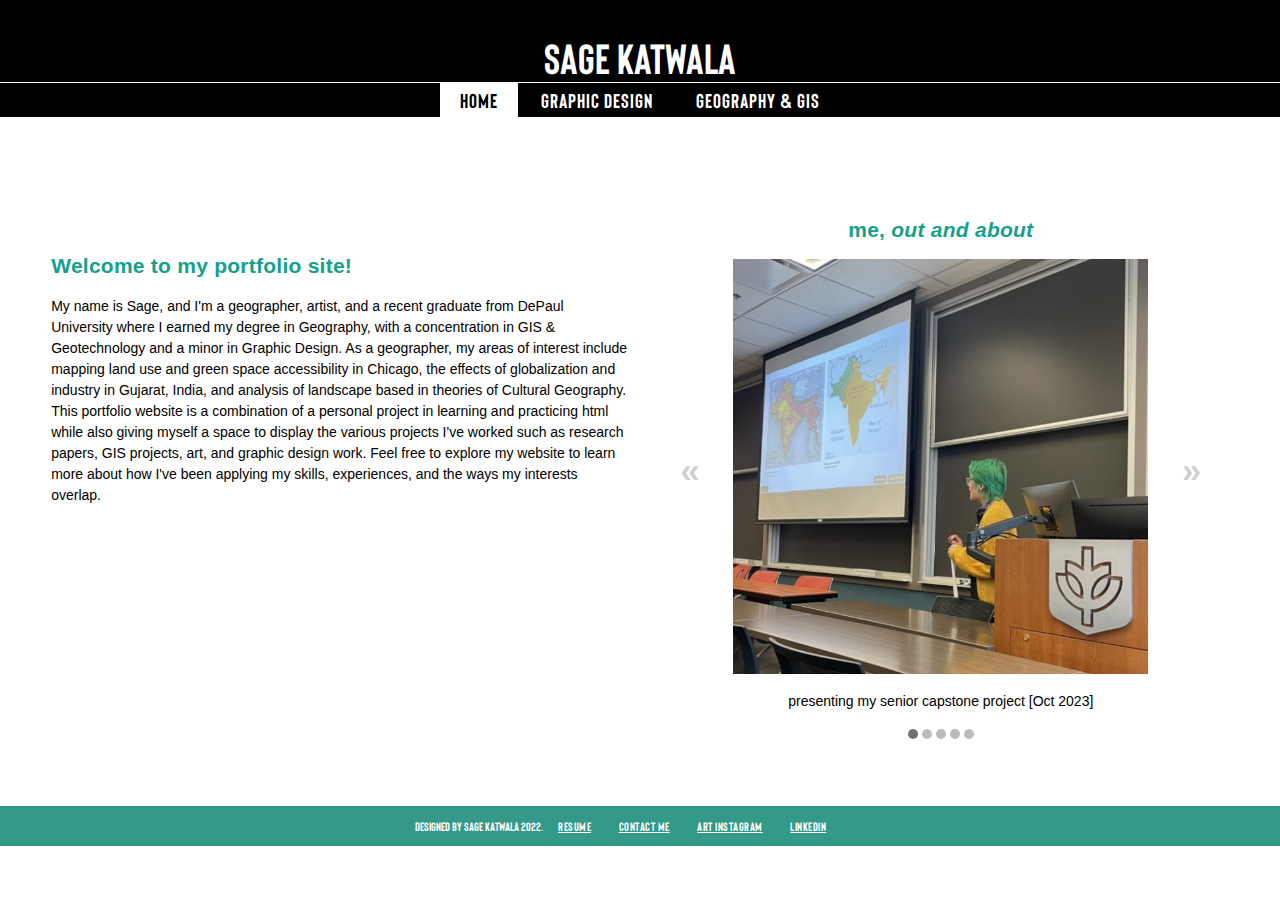
<file: index.html>
<!-- Updated: 12/01/2022 -->
<!DOCTYPE html>
<html>

<head>
    <link rel="stylesheet" href="index.css" />
    <!-- HTML, Javascript, & CSS done by Sage Katwala -->
    <title>Sage - Home</title>
</head>


<header> Sage Katwala</header>

<!--<img src = "images/profilepicture.jpg" id = "profilepicture" >-->
<div class="topnav">
    <a href="index.html" class="active">Home</a>
    <div class="dropdown">Graphic Design
        <div class="ddcontent">
            <a href="gdportfolio.html">Classwork</a>
            <a href="theRayGD.html">at the Ray</a>
            <a href="https://www.instagram.com/sanjkat13/" target="_blank" rel="noopener noreferrer">art instagram</a>
        </div>
    </div>
    <a href="GISwork.html"> Geography & GIS</a>
</div>

<body>



    <div class="left">
        <content style="text-align: left;">
            <br>
            <br>
            <h2>Welcome to my portfolio site! </h2>
            <p>
                My name is Sage, and I'm a geographer, artist, and a recent graduate from DePaul University where I earned my degree in Geography, with a concentration in GIS & Geotechnology and a minor in Graphic Design. As a geographer, my areas of interest include
                mapping land use and green space accessibility in Chicago, the effects of globalization and industry in Gujarat, India, and analysis of landscape based in theories of Cultural Geography.
                <br>This portfolio website is a combination of a personal project in learning and practicing html while also giving myself a space to display the various projects I've worked such as research papers, GIS projects, art, and graphic design
                work. Feel free to explore my website to learn more about how I've been applying my skills, experiences, and the ways my interests overlap.
            </p>

        </content>
    </div>

    <!-- slide show -->
    <div class="right">
        <content style="text-align: center; ">

            <div class="slideshow-container" style="padding: 0% 10%">

                <h2 >me, <i>out and about</i></h2>

                <div class="mySlides">
                    <img src="images/capstonepresentation.jpg">
                    <p>
                        presenting my senior capstone project [Oct 2023]
                    </p>
                </div>

                <div class="mySlides">
                    <img src="images/ilgisa_poster_symposium2023.jpg">
                    <p>
                        presenting my research at the ILGISA poster symposium [May 2023]
                    </p>
                </div>

                <div class="mySlides">
                    <img src="images/skokie1.jpg">
                    <p>
                        touring the Skokie rail shops as part of my internship with the Chicago Transit Authority [Sept 2023]
                    </p>
                </div>
                <div class="mySlides">
                    <img src="images/skokie2.jpg">
                    <p>
                        touring the Skokie rail shops as part of my internship with the Chicago Transit Authority [Sept 2023]
                    </p>
                </div>

                <div class="mySlides">
                    <img src="images/AAGDenver2023.jpg">
                    <p>
                        in Denver at the annual American Association of Geographers conference [May 2023]
                    </p>
                </div>

                <a class="prev" onclick="plusSlides(-1)">&#171</a>
                <a class="next" onclick="plusSlides(1)">&#187</a>
            </div>
            <span class="dot" onclick="currentSlide(1)"></span>
            <span class="dot" onclick="currentSlide(2)"></span>
            <span class="dot" onclick="currentSlide(3)"></span>
            <span class="dot" onclick="currentSlide(4)"></span>
            <span class="dot" onclick="currentSlide(5)"></span>

        </content>
    </div>


</body>

<footer>
    Designed by Sage Katwala 2022.
    <span class="links">
    <a href="resume.html">Resume</a>
    <a href="contact.html">Contact Me</a>
    <a href="https://www.instagram.com/sanjkat13/">Art Instagram</a>
    <a href="https://www.linkedin.com/in/sage-k-800012215/">LinkedIn </a>
  </div>
</footer>
<script src="showSlides.js"></script>

</html>
</file>
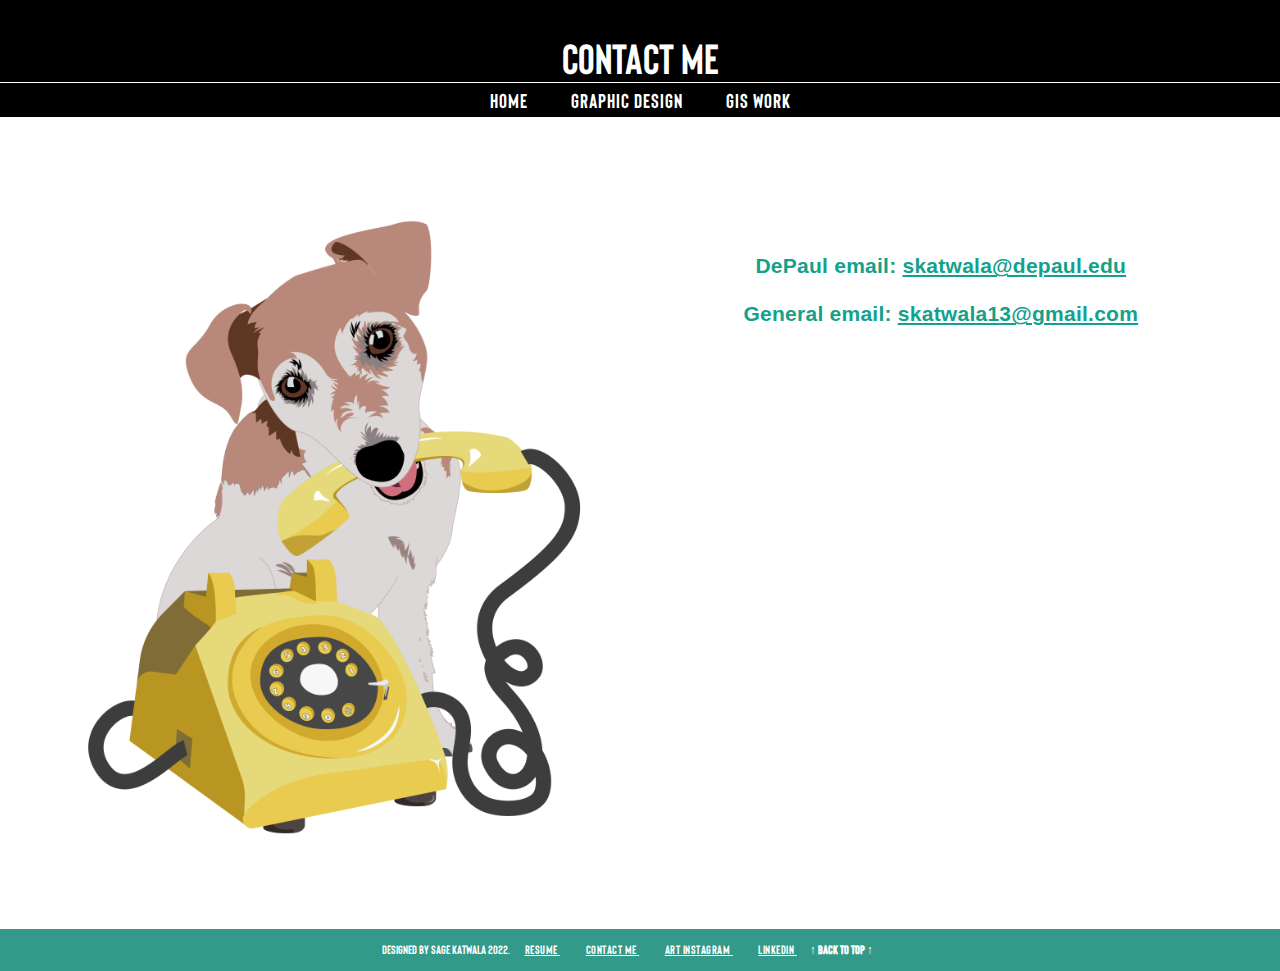
<file: contact.html>
<!-- Updated: 12/01/2022 -->
<!DOCTYPE html>
<html>
<head>  
  <link rel="stylesheet" href="index.css"/>
  
<title>Contact</title>
</head>

<header>Contact Me</header>

<div class="topnav">

  <a href = "index.html">Home</a>
  <div class = "dropdown">Graphic Design
    <div class = "ddcontent">
      <a href="gdportfolio.html">Classwork</a>
      <a href="theRayGD.html">at the Ray</a>
      <a href="illustration.html"> illustration</a>
    </div>
  </div>
  <a href = "GISwork.html"> GIS Work</a> 
</div>

<body> 

<div class="left"> 
  <img src = "images/DogwithPhonetransparent.png" class="contactimg" alt = "Dog with Phone"> </div> 
<div class = "right">

  <br><br><h2 style="border:none; "">
    DePaul email: <u>skatwala@depaul.edu</u> <br><br>
    General email: <u>skatwala13@gmail.com </u> <br><br>
    <!--<a href="/in/sage-k-800012215/" >LinkedIn</a><br><br><br><br>-->
    </h2>
  
</div>

<div class="row"></div>
</body>


<footer>
  Designed by Sage Katwala 2022.   
    <span class="links">
      <a href="resume.html">Resume    </a>
      <a href="contact.html">Contact Me    </a>
      <a href="https://www.instagram.com/sanjkat13/">Art Instagram   </a>
      <a href="https://www.linkedin.com/in/sage-k-800012215/">LinkedIn    </a>
    </div>
</span>
  <span class="topbutton" onclick="scrollToTop()">&#8593; Back to Top &#8593;</span>
</footer>
</html>
</file>
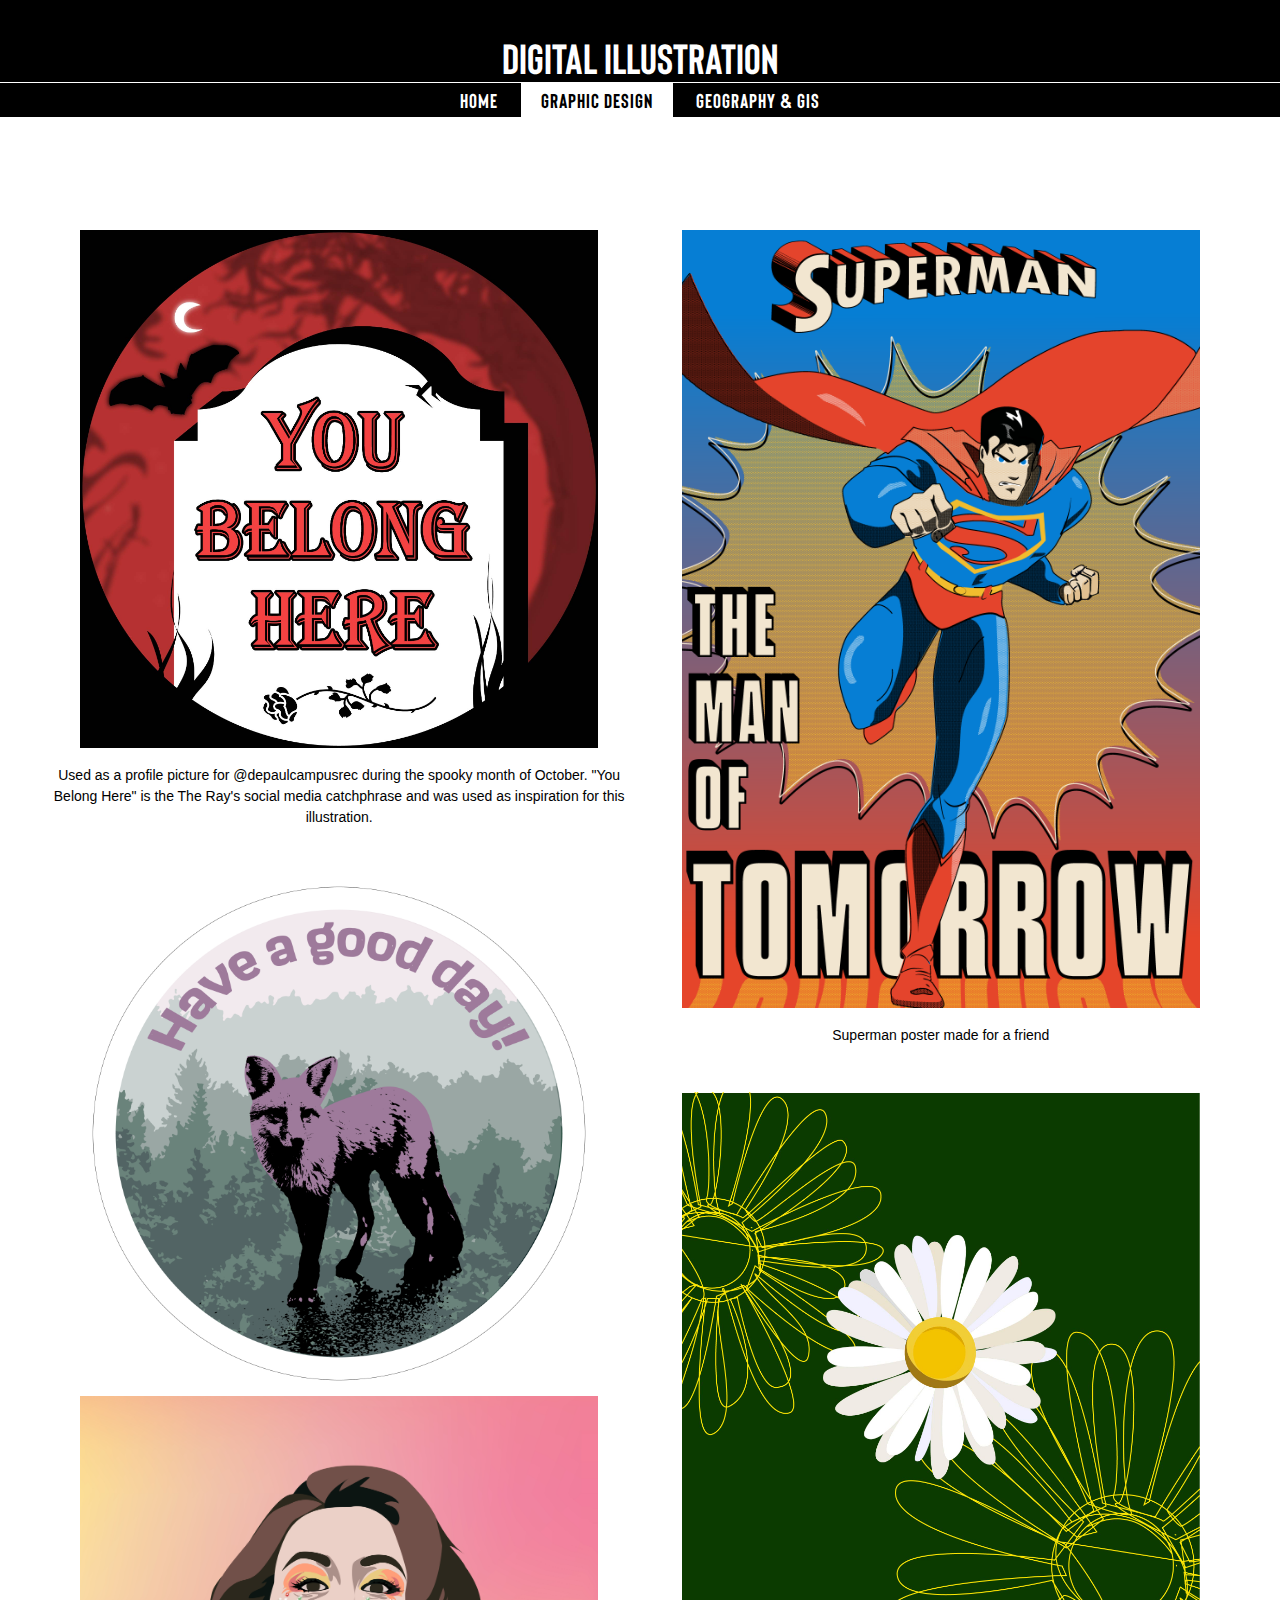
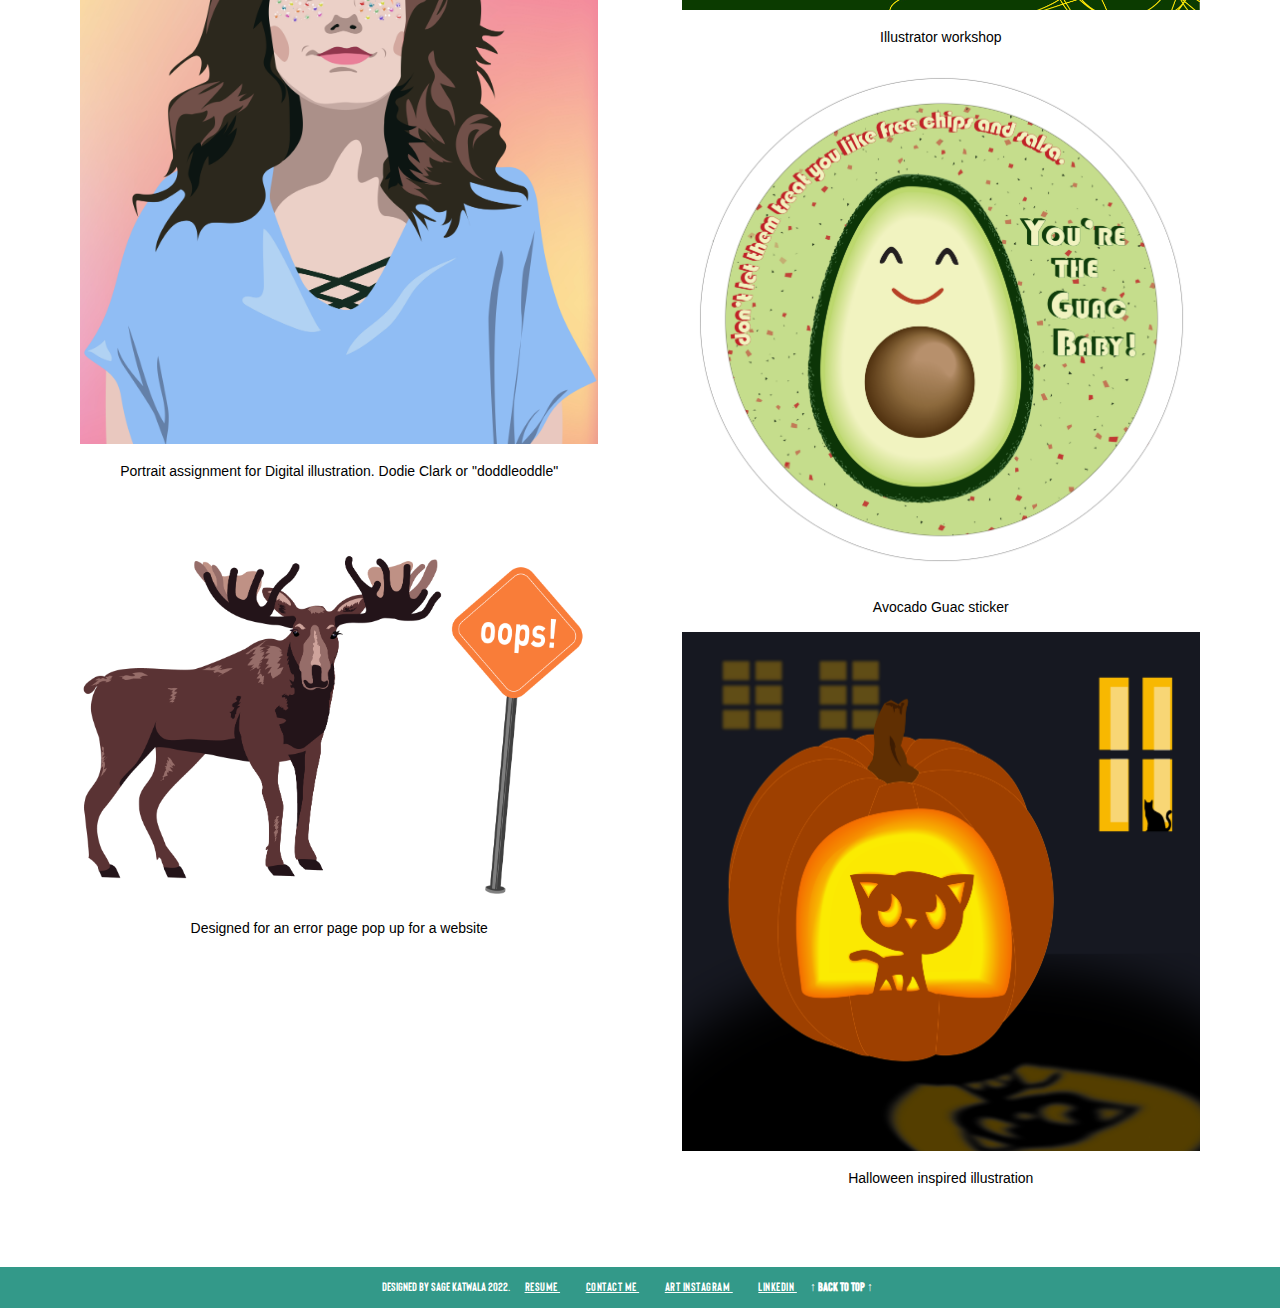
<file: illustration.html>
<!-- Updated: 1/16/2022 -->
<!DOCTYPE html>

<html>
  
<head>
<link rel="stylesheet" href="index.css"/>
<title> Illustrations - personal & class </title>

</head>

<header>Digital Illustration</header>
<div class ="topnav">
  <a href="index.html">Home</a>
  <div class = "dropdown" id = "active">Graphic Design
    <div class = "ddcontent">
      <a href="gdportfolio.html">Classwork</a>
      <a href="theRayGD.html">at the Ray</a>
      <a href="illustration.html"> illustration</a>
    </div>
  </div>
  <a href = "GISwork.html" > Geography & GIS</a>
</div>

<!------ content ------>

<body> 
<br><br><br><br>

<div class = "left">
  <img src="images/YouBelongHere.jpg">
    <p>Used as a profile picture for @depaulcampusrec during the spooky month of October.
      "You Belong Here" is the The Ray's social media catchphrase and was used as inspiration for this illustration. </p><br><br>
  <img src="images/foxsticker.png">
  <img src="images/Dodieportrait.jpg"> 
  <br><p> Portrait assignment for Digital illustration. Dodie Clark or "doddleoddle"</p><br>

  <img src="images/moose-08.png"> 
    <p> Designed for an error page pop up for a website</p>
</div>

<div class = "right">
  <img src="images/superman.png"> <p> Superman poster made for a friend</p> <br><br>
  <img src="images/TracingPhotos-03.jpg"> <p> Illustrator workshop</p>
  <img src="images/avocadosticker.png"> <p>Avocado Guac sticker</p>
  <img src="images/catpumpkin.png"> <p> Halloween inspired illustration</p>
</div>

<div class ="row"></div>
</body>


<footer>
  Designed by Sage Katwala 2022.   
    <span class="links">
      <a href="resume.html">Resume    </a>
      <a href="contact.html">Contact Me    </a>
      <a href="https://www.instagram.com/sanjkat13/">Art Instagram   </a>
      <a href="https://www.linkedin.com/in/sage-k-800012215/">LinkedIn    </a>
    </div>
</span>
  <span class="topbutton" onclick="scrollToTop()">&#8593; Back to Top &#8593;</span>
</footer>
  
<script src="showSlides.js"></script>

</html>
</file>
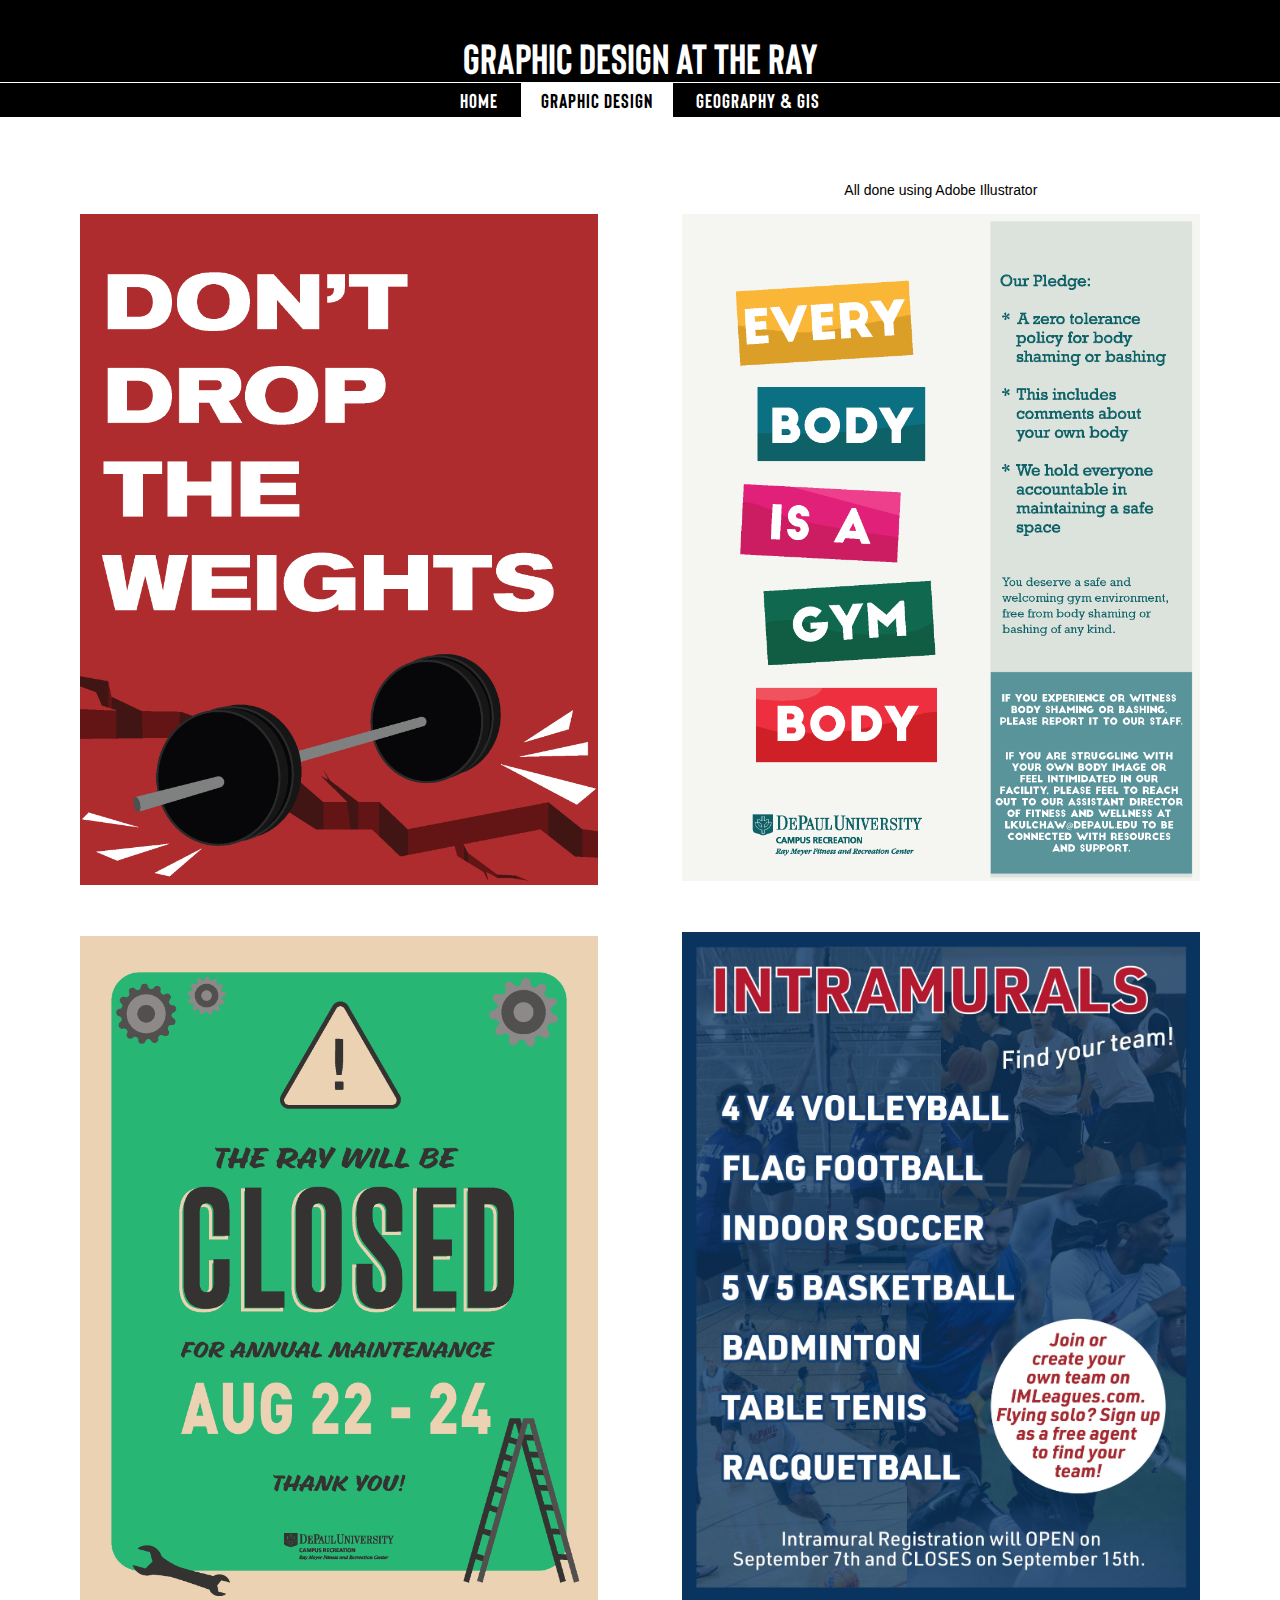
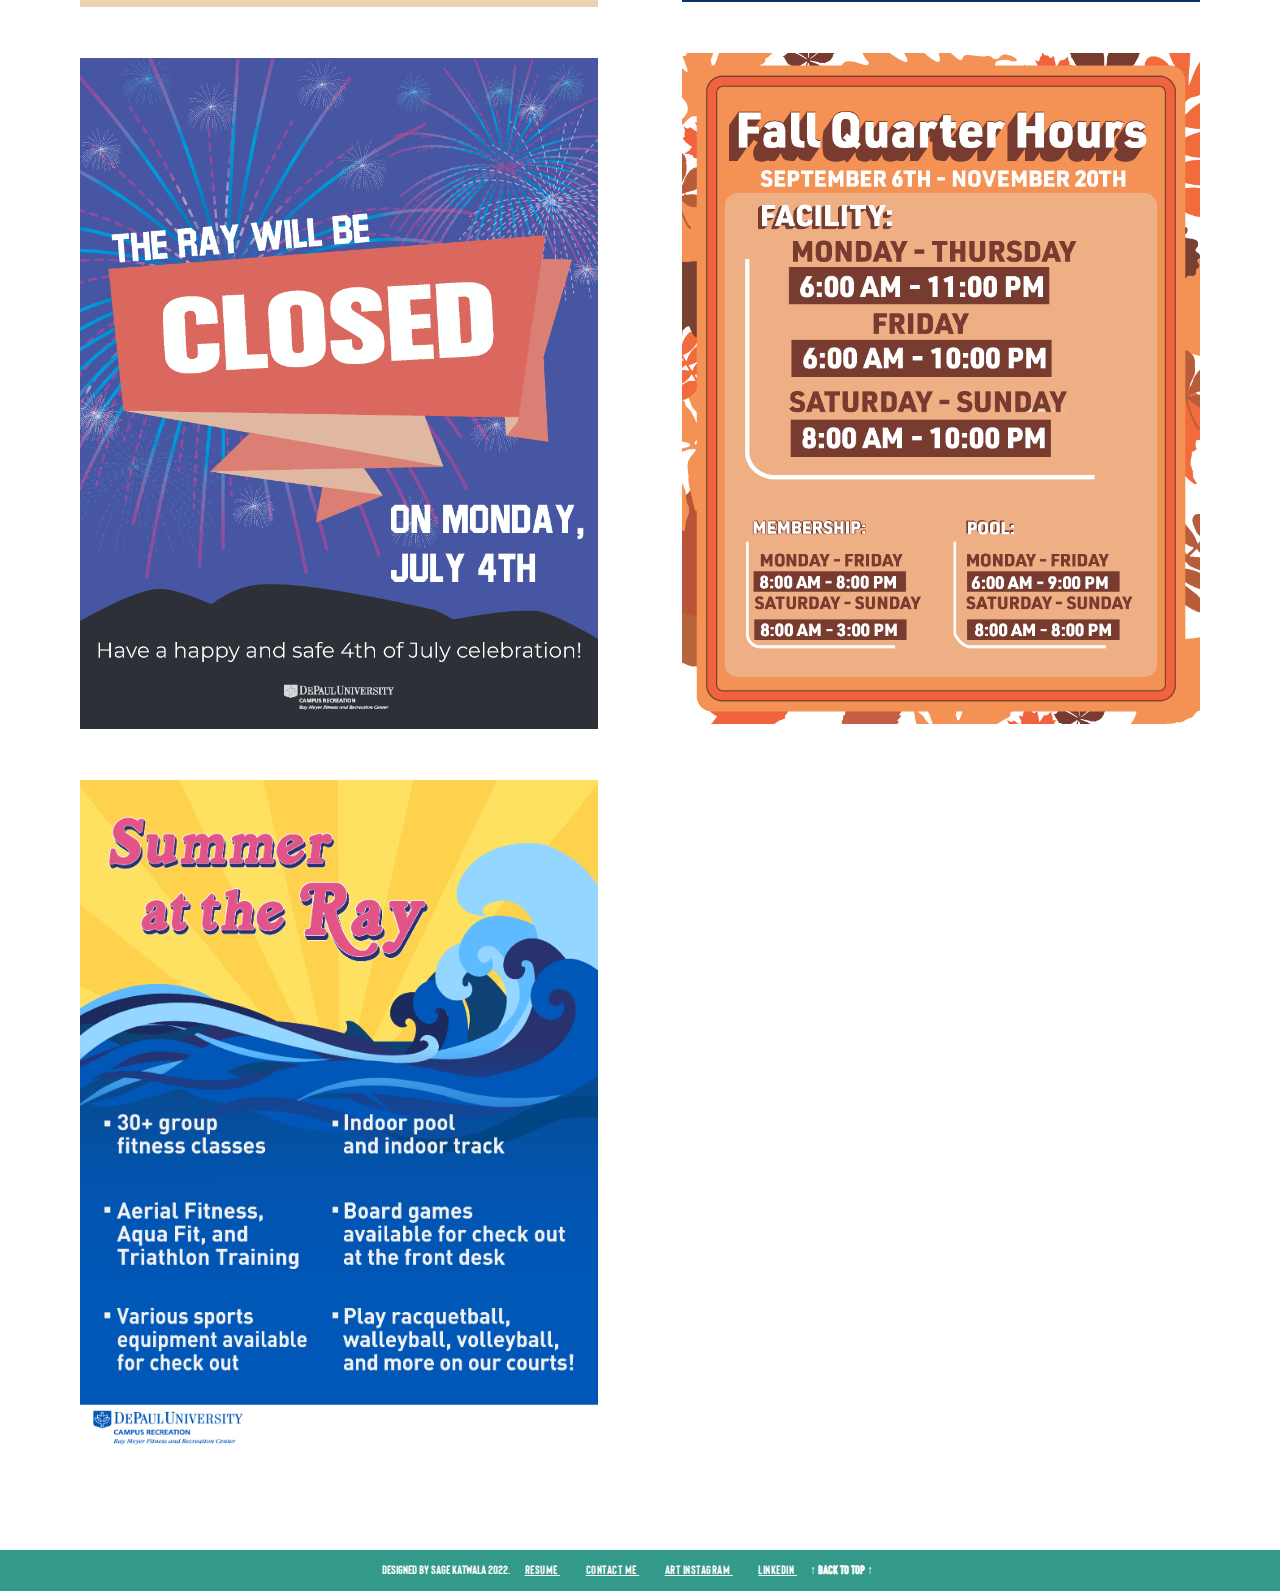
<file: theRayGD.html>
<!-- Updated: 12/01/2022 -->
<!DOCTYPE html>
<html>
  
<head>
  <link rel="stylesheet" href="index.css">
  
<title> The Ray GD </title>
</head>


<header>
Graphic Design at The Ray
</header>

<div class ="topnav">
    <a href="index.html">Home</a>
    <div class = "dropdown" id = "active">Graphic Design
      <div class = "ddcontent">
        <a href="gdportfolio.html">Classwork</a>
        <a href="theRayGD.html">at the Ray</a>
        <a href="https://www.instagram.com/sanjkat13/" target="_blank" rel="noopener noreferrer">art instagram</a>
      </div>
    </div>
    <a href = "GISwork.html" > Geography & GIS</a>
</div>

<body> 


<div class = "left">

  <br><br>
  <img src ="images/DontDropWeights_Page_2.png" >
  <br><br><br><br>
  <img src ="images/MaintenanceDaysclosedsignaug2022.png">
  <br><br><br><br>
  <img src ="images/FourthofJulycloseupdate.png">
  <br><br><br><br>
  <img src ="images/SummerattheRayrev.png">
  <br><br><br>
</div>

<div class = "right">
  All done using Adobe Illustrator
  <br>
  <br>
  <img src="images/NoBodyShaming.png">
  <br><br><br><br>
  <img src="images/intramurals.jpg">
  <br><br><br><br>
  <img src ="images/FallQuarterHours2022.png">
  
  
</div>
<br><br><br><br>
<div class="row"></div>
</body>

<footer>
  Designed by Sage Katwala 2022.   
    <span class="links">
      <a href="resume.html">Resume    </a>
      <a href="contact.html">Contact Me    </a>
      <a href="https://www.instagram.com/sanjkat13/">Art Instagram   </a>
      <a href="https://www.linkedin.com/in/sage-k-800012215/">LinkedIn    </a>
    </div>
</span>
  <span class="topbutton" onclick="scrollToTop()">&#8593; Back to Top &#8593;</span>
</footer>
<script src="showSlides.js"></script>
</html>
</file>
<file: index.css>
/* INDEX CSS BLACK & WHITE*/
/* Updated: 1/16/2022 */


/* type faces */
@font-face {
  font-family: "Libre Franklin";
  src: url('https://fonts.googleapis.com/css2?family=Libre+Franklin:wght@100&display=swap');
}

@font-face {
  font-family: "Bison";
  src:url('Bison.ttf');}


/* header & top navigation bar */
header {
  text-align: center; 
  color: white; 
  font-size: 300%; 
  background-color: /*#4332c2*/#000000;
  border-color: #000000;
  padding: 2.5%;
  padding-bottom: 0%;
  font-family: "Bison";
  margin: 0%;
  height:min-content;
}
  
/* top navigation bar */
.topnav {
  text-align: center;
  background-color:black;
  width: 100%;
  font-family: Bison;
  letter-spacing: 1px;
  display: inline-block;
  border-style: solid;
  border-color: white;
  border-width: 1px;
  border-left: none;
}

.topnav a, .dropdown {
display:inline-block;
color: white;
position:relative;
background-color: #000000;
text-align: center;
text-decoration: none;
font-size: 20px;
padding:5px 20px;
width: max-content;
}

.ddcontent {
display: none;
margin-top: 5px;  
position:absolute; 
text-align: center;
left: 0;
padding: 0px;
width: min-content;
background-color:transparent;/*#339989;*/
box-shadow: 10px 10px 10px rgba(0, 0, 0, 0.168)
}

.ddcontent a {
display:inline-block;
color: white;
position:relative;
background-color: black;
text-align: center;
text-decoration: none;
font-size: 20px;
padding:0px 17.5px;
width:100%;
}

/* change color on hover */
.topnav a:hover, .ddcontent a:hover {
background-color: #7DE2D1;
color: white;
}

.topnav a.active, #active {
background-color:white; 
color:black;
}


.dropdown:hover .ddcontent {
  display:block;
}
/***************************************************/



/****** columns *******/

.left {
  width: 45%; 
  float: left;
  padding: 5% 1% 0% 4%
}
.right {
  width: 45%; 
  padding: 5% 4% 0% 1%;
  float: right
}


/****** change display layout on small screens *******/
@media screen and (max-width: 900px){
  content, .left, .right {
  width: 90%; 
  display: block;
  margin:4%;
}
img {
  float: none; 
  margin-bottom: 20px;
  }
}


/* Footer position: absolute;*/
footer {font-family: 'bison'; 
  font-size: 9pt;
  font-style: light;
  font-weight: 100;
  margin-top: 5%;
  padding: 1%;
  display: block;
  text-align: center;
  bottom:0;
  float: inline-end;
  width: 100%;
  background-color: #339989;
  color:white;
} 

.links a{color: white; letter-spacing: 0.5px; padding: 0% 1% 0% 1%;}
.links a:hover {color:#d0f6f0}

.topbutton {
    cursor: pointer;
    text-align:center; 
    color:white;
    font-weight: bold;
    display: inline-block;
}

body {
  font-family: franklin-gothic-atf, sans-serif;
	background: white;
	color:#000000;
	font-size: 14px;
  margin: 0%;
  display:block;
  text-align: center;
  overflow-x: hidden;}



  iframe {
    width:90%;
    height: 300px;
  }


/* ----------- */



/* color:#7B8CDE purple */
h2 {font-family: franklin-gothic-atf, sans-serif; 
  font-style:normal;
  font-weight:3px;
  color:#14a18c; 
  padding-top: 4%; 
  letter-spacing: 0.25px; 
  border-bottom-width: 2px; 
  /*border-bottom-style: solid;*/}
  
p {font-family: franklin-gothic-atf, sans-serif; 
  font-style: normal;
  font-weight:100;
  line-height: 150%;
}



/*profileimg {height: 50px; width: 50px; border-radius: 50%; margin-top:0%; margin-right: 2%;margin-bottom:-0.5%}*/

img {
  width: 90%;  
  padding: 0px;
  display: inline;
}


/* ------------------- Slideshow container ----------------------*/
.slideshow-container {
  max-width: 1000px;
  position: relative;
}

/* Next & previous buttons */
.next {
  cursor: pointer;
  position: absolute;
  top: 50%;
  right: 2%;
  padding: 16px;
  margin-top: -22px;
  color: #55555548;
  font-weight: bold;
  font-size: 35px;
  transition: 0.6s ease;
  border-radius: 0 3px 3px 0;
  user-select: none;
}
.prev {
  cursor: pointer;
  position: absolute;
  top: 50%;
  left: 2%;
  padding: 16px;
  margin-top: -22px;
  color: #55555548;
  font-weight: bold;
  font-size: 35px;
  transition: 0.6s ease;
  border-radius: 0 3px 3px 0;
  user-select: all;
}
/* On hover */
.prev:hover, .next:hover {
  color: rgb(240, 240, 240);
}

/* slide dots */
.dot {
  cursor: pointer;
  height: 10px;
  text-align: center;
  width: 10px;
  background-color: #bbb;
  border-radius: 50%;
  display: inline-block;
  transition: background-color 0.4s ease;
}

.mySlides {display:none;}

.active, .dot:hover {
  background-color: #717171;
}

/* Fading animation */
.fade {
  animation-name: fade;
  animation-duration: 1.5s;
}

@keyframes fade {
  from {opacity: .4} 
  to {opacity: 1}
}
</file>
